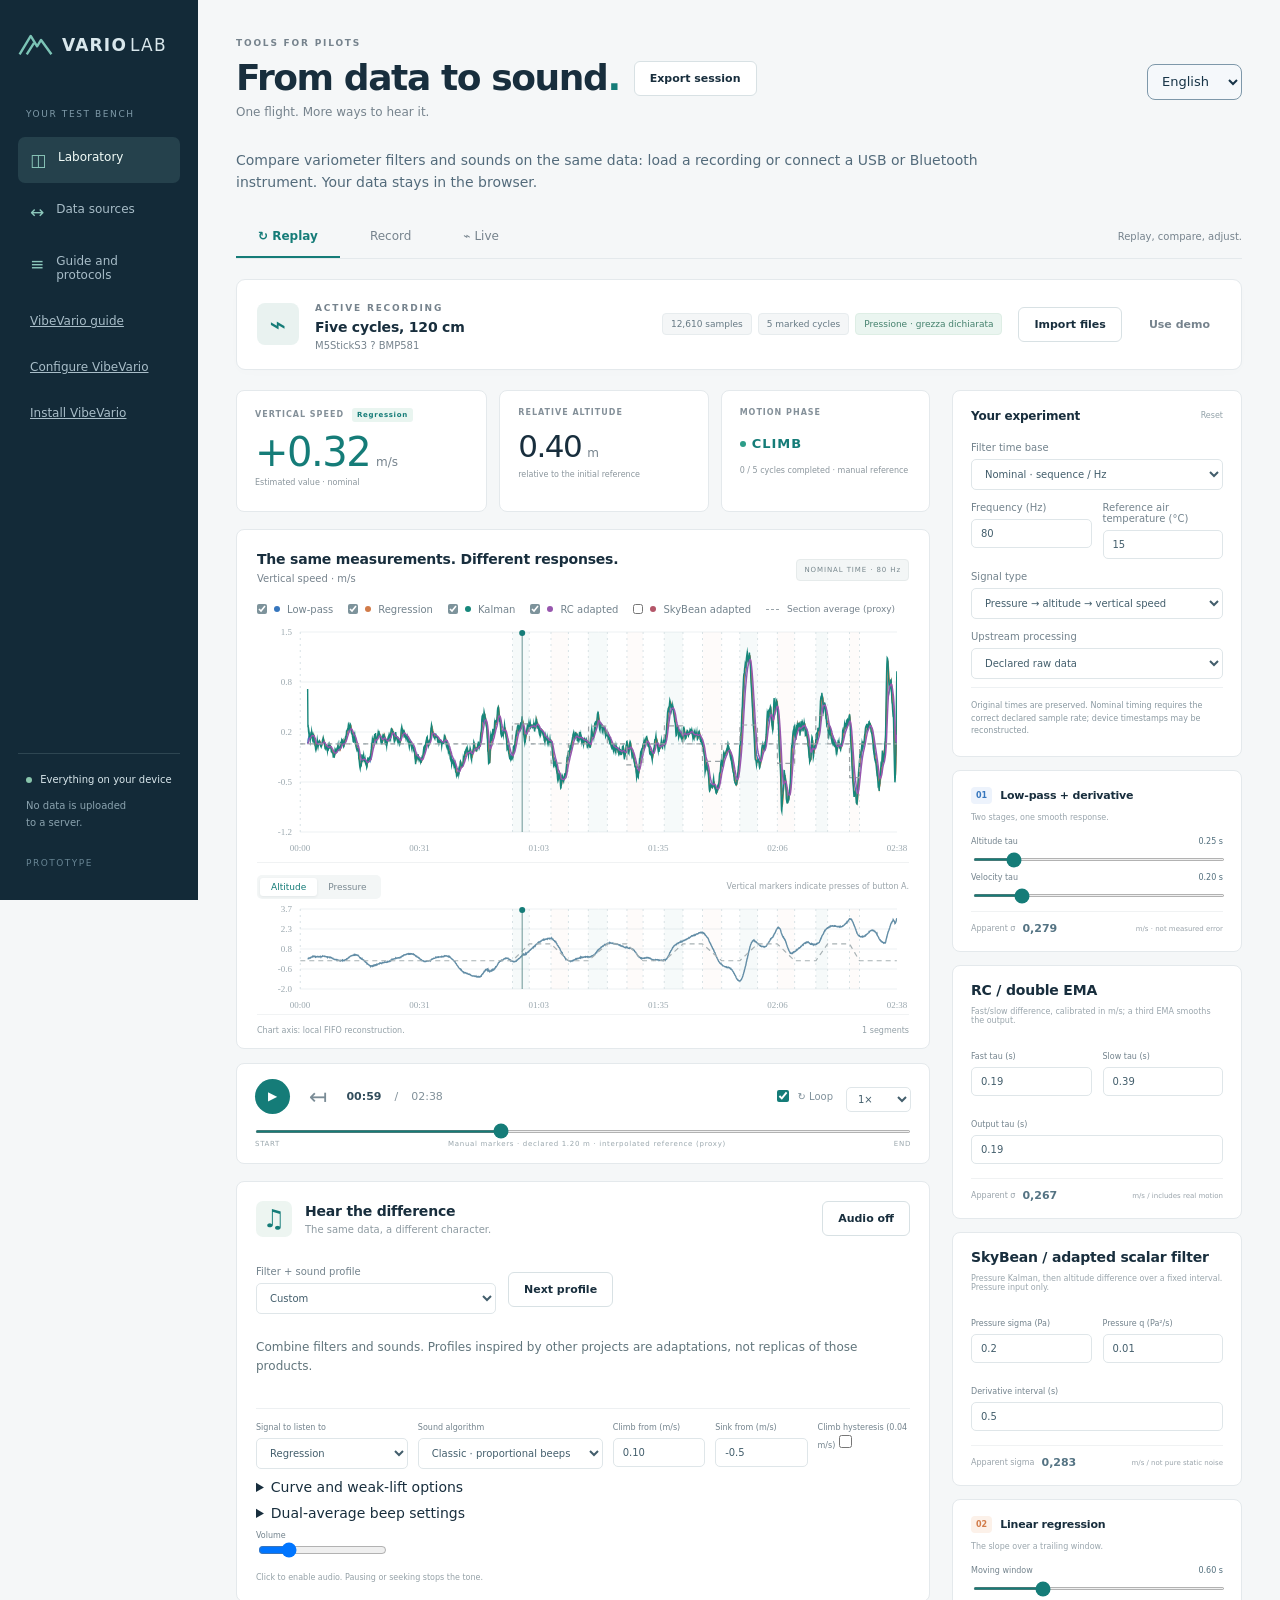
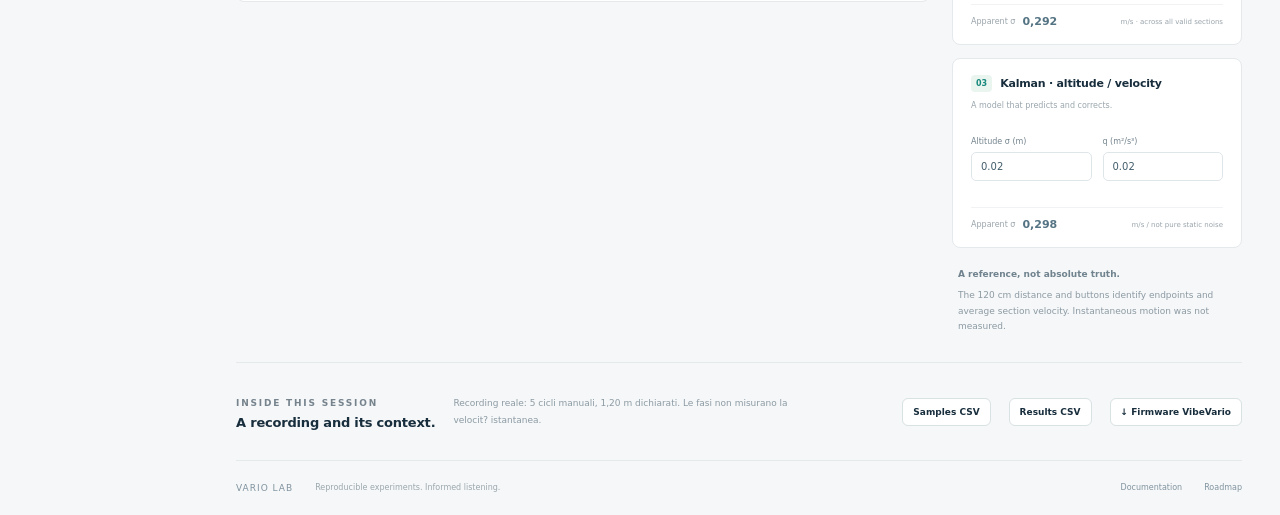
<file: index.html>
<!doctype html>
<html lang="it">
<head><meta charset="utf-8"><meta name="viewport" content="width=device-width, initial-scale=1"><meta name="theme-color" content="#132a38">
<title>Vario Lab — ascolta i tuoi dati</title><link rel="stylesheet" href="style.css">
<script defer src="engine.js"></script><script defer src="data/demo.js"></script><script defer src="app.js"></script><link rel="stylesheet" href="i18n/style.css"><script defer src="i18n/catalog.js"></script><script defer src="i18n/ui.js"></script></head>
<body>
<aside class="rail">
  <a class="brand" href="#"><svg viewBox="0 0 44 32" aria-hidden="true"><path d="M2 28 16 5l8 13 5-8 13 18M11 28l9-14" fill="none" stroke="currentColor" stroke-width="3" stroke-linejoin="round"/></svg><span>VARIO<span class="brand-light">LAB</span></span></a>
  <div class="rail-caption">IL TUO BANCO DI PROVA</div>
  <button class="nav active" data-nav="workbench"><span>◫</span> Laboratorio</button>
  <button class="nav" data-nav="sources"><span>↔</span> Sorgenti dati</button>
  <button class="nav" data-nav="notes"><span>≡</span> Guida e protocolli</button>
  <a class="nav" href="guide/">VibeVario guide / Guida</a>
  <a class="nav" href="config/">Configura StickVario</a>
  <a class="nav" href="install/">Installa StickVario</a>
  <div class="rail-bottom"><span class="local-dot"></span> Tutto sul tuo dispositivo<p>Nessun dato viene caricato<br>su un server.</p><span class="version">PROTOTIPO · v0.1</span></div>
</aside>
<main>
  <header><div><div class="eyebrow">STRUMENTI PER CHI VOLA</div><h1>Dai dati al suono<span>.</span></h1><p>Un solo volo. Più modi di sentirlo.</p></div><button id="export" class="button outline">↗ Esporta sessione</button></header>
  <p class="site-intro">Confronta filtri e suoni del variometro sugli stessi dati: carica una registrazione oppure collega uno strumento USB o Bluetooth. I dati restano nel browser.</p>
  <div class="workspace-tabs" role="tablist" aria-label="Modalità"><button role="tab" aria-selected="true" class="selected" data-mode="replay">↻ Replay</button><button role="tab" aria-selected="false" data-mode="record">● Registra</button><button role="tab" aria-selected="false" data-mode="live">⌁ Live</button><span id="mode-note">Riascolta, confronta, modifica.</span></div>
  <section class="source-card" id="source-section">
    <div class="source-symbol">⌁</div><div class="source-description"><span class="eyebrow">REGISTRAZIONE ATTIVA</span><h2 id="dataset-name">Cinque cicli, 120 cm</h2><div id="dataset-detail">M5StickS3 · BMP581 · dati reali</div></div>
    <div class="source-tags"><span id="count-tag">12.610 campioni</span><span id="quality-tag">5 cicli manuali</span><span id="upstream-tag">Pressione grezza</span></div>
    <button class="button outline" id="import">＋ Importa file</button><input id="files" type="file" accept=".csv,.json,.jsonl,.txt,.nmea,.log" multiple hidden>
    <button class="button quiet" id="demo">Usa demo</button>
  </section>
  <section id="connection-panel" class="connection-panel" hidden>
    <div><strong>Collega uno strumento</strong><p>USB seriale oppure BLE. Il dispositivo resta sotto il tuo controllo.</p></div>
    <label>Baud seriale<select id="baud"><option>115200</option><option>9600</option><option>57600</option></select></label>
    <button class="button outline" id="usb">Collega seriale</button><button class="button outline" id="ble">Collega BLE</button>
    <button class="button outline" id="disconnect" disabled>Scollega</button><button class="button primary" id="record" disabled>● Avvia registrazione</button>
    <div class="connection-status" id="connection-status" role="status">Nessun dispositivo collegato.</div>
    <p class="muted">ESP32: scegli XCTRACK_vario e Collega BLE. HC-05/HC-06: associa in Windows, poi Collega seriale e seleziona la COM Bluetooth. <a href="guide/en/installation.html" target="_blank">Guida e limiti</a>. VARIO: attesi hPa; collegamento confermato dall'utente.</p><details open><summary>BLE e comandi dispositivo</summary><div class="advanced-grid">
      <label>Servizio BLE<select id="ble-profile"><option value="xctrack">XCTRACK_vario ESP32 (XCTRACK_BLE)</option><option value="nus">Nordic UART (NUS)</option><option value="ess">Environmental Sensing: pressione</option><option value="custom">UART personalizzato</option></select></label>
      <label>UUID servizio<input id="ble-service" value="6e400001-b5a3-f393-e0a9-e50e24dcca9e"></label>
      <label>UUID notifiche<input id="ble-characteristic" value="6e400003-b5a3-f393-e0a9-e50e24dcca9e"></label>
      <label>Comando USB (facoltativo)<input id="command" placeholder="Es. ARM per il firmware motion"></label><button class="button outline" id="send-command" disabled>Invia comando</button>
    </div><p>Connessione non equivale a caricamento firmware. Nessun reset o comando viene inviato automaticamente. Le notifiche ESS usano pressione in unità di 0,1 Pa.</p></details>
  </section>
  <div id="notice" class="notice" role="status" hidden></div>
  <div class="workbench">
    <div class="left-column">
      <section class="readouts">
        <article class="readout main-readout"><div class="metric-label">VELOCITÀ VERTICALE <span id="readout-filter">REGRESSIONE</span></div><div class="metric-value" id="speed-value">—<small>m/s</small></div><div id="readout-quality">In attesa di un campione valido</div></article>
        <article class="readout"><div class="metric-label">QUOTA RELATIVA</div><div class="metric-value small" id="height-value">—<small>m</small></div><div>rispetto al riferimento iniziale</div></article>
        <article class="readout phase-readout"><div class="metric-label">FASE DEL MOVIMENTO</div><div id="phase-value" class="phase-pill">BASSO</div><div id="phase-detail">Riferimento manuale · 120 cm</div></article>
      </section>
      <section class="chart-card">
        <div class="card-heading"><div><h2>Le stesse misure. Tre risposte.</h2><p>Velocità verticale · m/s</p></div><span class="badge" id="clock-badge">TEMPO NOMINALE · 80 Hz</span></div>
        <div class="legend"><label><input type="checkbox" data-visible="lp" checked><i class="dot lp"></i> Passa-basso</label><label><input type="checkbox" data-visible="reg" checked><i class="dot reg"></i> Regressione</label><label><input type="checkbox" data-visible="kal" checked><i class="dot kal"></i> Kalman</label><label><input type="checkbox" data-visible="dual" checked><i class="dot dual"></i> RC adattato</label><label hidden><input type="checkbox" data-visible="hybrid"><i class="dot hybrid"></i> MiniVario adattato</label><label><input type="checkbox" data-visible="sky"><i class="dot" style="background:#b45669"></i> SkyBean adattato</label><span><i class="dash"></i> Media di sezione (proxy)</span></div>
        <canvas id="velocity-chart" aria-label="Confronto delle velocità verticali dei tre filtri" role="img"></canvas>
        <div class="secondary-heading"><div class="chart-switch"><button data-channel="height" class="selected">Quota</button><button data-channel="pressure">Pressione</button></div><span id="cursor-note">I marcatori verticali indicano le pressioni del pulsante A.</span></div>
        <canvas id="height-chart" aria-label="Quota relativa o pressione nel tempo" role="img"></canvas>
        <div class="chart-foot"><span id="chart-clock">Asse temporale: ricostruzione locale dei blocchi FIFO.</span><span id="segments">1 segmento</span></div>
      </section>
      <section class="transport" aria-label="Controlli di riproduzione"><div class="transport-controls"><button id="play" class="play" aria-label="Avvia replay">▶</button><button id="restart" class="icon-button" aria-label="Torna all'inizio">↤</button><span id="position">00:00</span><span class="time-divider">/</span><span id="duration">02:38</span><div class="spacer"></div><label class="loop-label"><input type="checkbox" id="loop" checked> ↻ Loop</label><select id="playback-rate" aria-label="Velocità replay"><option value="0.5">0,5×</option><option value="1" selected>1×</option><option value="2">2×</option><option value="4">4×</option></select></div><input id="seek" type="range" min="0" max="1000" step="1" value="0" aria-label="Posizione nella registrazione"><div class="timeline-labels"><span>INIZIO</span><span id="timeline-description">5 salite + 5 discese · escursione dichiarata 1,20 m</span><span>FINE</span></div></section>
      <section class="audio-card"><div class="audio-symbol">♫</div><div class="audio-heading"><h2>Ascolta la differenza</h2><p>Stessi dati, un carattere diverso.</p></div><button id="audio-toggle" class="button outline" aria-pressed="false">Audio disattivato</button><div class="profile-controls"><label>Profilo filtro + suono<select id="lab-profile"><option value="custom">Personalizzato</option><option value="dualmean">Kalman + bip doppia media</option><option value="rc">RC / doppia EMA</option><option value="sky">SkyBean / scalare adattato</option><option value="curves">Kalman + curve sonore</option><option value="pair">Kalman + coppie di toni</option><option value="kal">Kalman barometrico</option><option value="reg">Regressione</option><option value="lp">Passa-basso + derivata</option></select></label><button id="next-profile" class="button outline">Profilo successivo &rarr;</button><p id="profile-description">Filtri e suoni combinabili. I profili dei progetti esterni sono adattamenti, non repliche dei prodotti.</p></div><div class="audio-settings">
        <label>Segnale da ascoltare<select id="audio-source"><option value="reg">Regressione</option><option value="lp">Passa-basso</option><option value="kal">Kalman</option><option value="dual">RC / doppia EMA (adattato)</option><option value="sky">SkyBean / scalare adattato</option><option value="hybrid" hidden disabled>MiniVario / ibrido (adattato)</option><option value="external">Vario ricevuto</option></select></label>
        <label>Algoritmo sonoro<select id="audio-preset"><option value="classic">Classico · bip proporzionali</option><option value="dualmean">Bip doppia media</option><option value="curves">Curve / stile SkyDrop adattato</option><option value="pair">Coppie / stile BiBean adattato</option><option value="soft" hidden disabled>Morbido · isteresi</option><option value="mini" hidden disabled>MiniVario / archivio</option><option value="continuous">Continuo · intonazione</option></select></label>
        <label>Salita da (m/s)<input id="climb-threshold" type="number" min="0" max="5" step="0.05" value="0.10"></label>
        <label>Discesa da (m/s)<input id="sink-threshold" type="number" min="-10" max="0" step="0.1" value="-0.5"></label>
        <label><span>Isteresi salita (0.04 m/s)</span><input id="audio-hysteresis" type="checkbox"></label>
        <details style="grid-column:1/-1"><summary>Opzioni curve e ascendenza debole</summary><div class="audio-settings">        <label>Durata toni / curve<input id="audio-tone-scale" type="number" min="0.2" max="3" step="0.1" value="1"></label>
        <label>Durata pause / curve<input id="audio-pause-scale" type="number" min="0.2" max="3" step="0.1" value="1"></label>
        <label><span>Weak lift / curve e coppie</span><input id="audio-weak" type="checkbox"></label>
</div></details>
        <details style="grid-column:1/-1"><summary>Bip doppia media / regolazioni</summary><div class="audio-settings"><label>Tau media lenta (s)<input id="audio-slow-tau" type="number" min="0.1" max="10" step="0.1" value="1.5"></label><label>Duty tono (%)<input id="audio-dual-duty" type="number" min="10" max="90" step="5" value="50"></label><label>Prima parte del tono (%)<input id="audio-dual-split" type="number" min="10" max="90" step="5" value="50"></label></div><p>Prima parte: stima attuale. Seconda: media lenta. Nessuna pausa fra le due.</p></details>
        <label>Volume<input id="volume" type="range" min="0" max="0.4" step="0.01" value="0.08"></label>
      </div><div class="audio-status" id="audio-status">L'audio parte solo con un tuo clic. Pausa e ricerca interrompono il tono.</div></section>
    </div>
    <aside class="settings-column">
      <section class="settings-card"><div class="card-heading"><h2>Il tuo esperimento</h2><button id="reset-settings" class="text-button">Ripristina</button></div>
        <label>Base temporale dei filtri<select id="time-basis"><option value="nominal">Nominale · sequenza / Hz</option><option value="device">Timestamp dispositivo</option><option value="batch">Ancoraggi locali FIFO</option><option value="receive">Ricezione sul PC</option></select></label>
        <div class="field-pair"><label>Frequenza (Hz)<input id="sample-rate" type="number" min="0.1" max="1000" step="0.1" value="80"></label><label>Aria al riferimento (°C)<input id="temperature" type="number" min="-40" max="50" step="1" value="15"></label></div>
        <label>Tipo di segnale<select id="signal-kind"><option value="pressure">Pressione → quota → vario</option><option value="height">Quota → vario</option><option value="velocity">Velocità verticale ricevuta</option></select></label>
        <label>Elaborazione a monte<select id="upstream"><option value="raw">Dato dichiarato grezzo</option><option value="filtered">Dato già filtrato</option><option value="unknown">Filtraggio sconosciuto</option></select></label>
        <p class="hint" id="clock-hint">I tempi originali restano conservati. La scelta modifica solo l'elaborazione.</p>
      </section>
      <section class="filter-card"><div class="filter-title"><span class="filter-number lp">01</span><h2>Passa-basso + derivata</h2></div><p id="lp-description">Due stadi, una risposta morbida.</p><label>Tau quota <output id="tau-height-output">0,25 s</output><input id="tau-height" type="range" min="0.05" max="1.5" step="0.01" value="0.25"></label><label>Tau velocità <output id="tau-velocity-output">0,20 s</output><input id="tau-velocity" type="range" min="0.03" max="1" step="0.01" value="0.20"></label><div class="filter-stat">σ apparente <strong id="lp-stat">—</strong><small>m/s · non è errore misurato</small></div></section>
      <section class="filter-card" id="dual-card"><h2>RC / doppia EMA</h2><p>Differenza veloce/lenta, calibrata in m/s; terza EMA sull'uscita.</p><div class="field-pair"><label>Tau veloce (s)<input id="dual-fast" type="number" min="0.02" max="2" step="0.01" value="0.19"></label><label>Tau lenta (s)<input id="dual-slow" type="number" min="0.03" max="4" step="0.01" value="0.39"></label></div><label>Tau uscita (s)<input id="dual-output" type="number" min="0.01" max="2" step="0.01" value="0.19"></label><div class="filter-stat">&sigma; apparente <strong id="dual-stat">&mdash;</strong><small>m/s / include il movimento reale</small></div></section>
      <section class="filter-card" id="hybrid-card" hidden><h2>MiniVario / ibrido</h2><p>Derivata &rarr; EMA &rarr; media mobile &rarr; EMA. Adattato a tempi in secondi.</p><div class="field-pair"><label>Tau ingresso (s)<input id="hybrid-input" type="number" min="0.01" max="2" step="0.01" value="0.15654"></label><label>Finestra (s)<input id="hybrid-window" type="number" min="0.05" max="3" step="0.025" value="0.875"></label></div><label>Tau uscita (s)<input id="hybrid-output" type="number" min="0.01" max="2" step="0.01" value="0.35046"></label><div class="filter-stat">&sigma; apparente <strong id="hybrid-stat">&mdash;</strong><small>m/s / non rumore statico puro</small></div></section>
      <section class="filter-card" id="sky-card"><h2>SkyBean / scalare adattato</h2><p>Kalman sulla pressione, poi differenza di quota a distanza fissa. Solo ingresso pressione.</p><div class="field-pair"><label>Sigma pressione (Pa)<input id="sky-sigma" type="number" min="0.01" max="5" step="0.01" value="0.20"></label><label>q pressione (Pa2/s)<input id="sky-q" type="number" min="0.0001" max="10" step="0.001" value="0.01"></label></div><label>Intervallo derivata (s)<input id="sky-window" type="number" min="0.05" max="2" step="0.05" value="0.50"></label><div class="filter-stat">Sigma apparente <strong id="sky-stat">--</strong><small>m/s / non e rumore statico puro</small></div></section>
      <section class="filter-card" id="reg-card"><div class="filter-title"><span class="filter-number reg">02</span><h2>Regressione lineare</h2></div><p>La pendenza di una finestra passata.</p><label>Finestra mobile <output id="reg-window-output">0,60 s</output><input id="reg-window" type="range" min="0.1" max="2" step="0.025" value="0.60"></label><div class="filter-stat">σ apparente <strong id="reg-stat">—</strong><small>m/s · su tutti i tratti validi</small></div></section>
      <section class="filter-card" id="kal-card"><div class="filter-title"><span class="filter-number kal">03</span><h2>Kalman · quota / velocità</h2></div><p>Un modello che predice e corregge.</p><div class="field-pair"><label>σ quota (m)<input id="kal-sigma" type="number" min="0.001" max="2" step="0.005" value="0.020"></label><label>q (m²/s³)<input id="kal-q" type="number" min="0.0001" max="10" step="0.005" value="0.020"></label></div><div class="filter-stat">σ apparente <strong id="kal-stat">—</strong><small>m/s · non rumore statico puro</small></div></section>
      <div class="reference-note"><strong>Un riferimento, non una verità assoluta.</strong><p>120 cm e i pulsanti identificano estremi e velocità media della sezione. Il movimento istantaneo non è stato misurato.</p></div>
    </aside>
  </div>
  <section class="session-notes" id="notes-section"><div><span class="eyebrow">DENTRO QUESTA SESSIONE</span><h2>Una registrazione, tutta la sua storia.</h2></div><p id="session-summary">Pressioni originali, tempi del dispositivo e ricezione PC restano separati. Non confondiamo un dato filtrato con una misura grezza.</p><button class="button outline" id="download-csv">↓ Campioni CSV</button><button class="button outline" id="download-analysis">↓ Risultati CSV</button><button class="button outline" id="download-firmware">↓ Firmware VibeVario</button></section>
  <footer>VARIO LAB <span>Esperimenti riproducibili. Ascolto consapevole.</span><a href="guide/">Documentazione</a><a href="https://github.com/Liuk-ITA/vario-lab/blob/main/ROADMAP.md">Scaletta</a></footer>
</main>
<dialog id="export-dialog"><form method="dialog"><button class="dialog-close" aria-label="Chiudi">×</button></form><span class="eyebrow">PORTA CON TE L'ESPERIMENTO</span><h2>Esporta la sessione</h2><p>Il file JSON conserva dati originali, marcatori e parametri. Puoi ricaricarlo per riprendere il confronto.</p><div class="dialog-actions"><button id="save-session" class="button primary">↓ Sessione JSON</button><button id="save-raw" class="button outline">↓ Flusso originale JSONL</button></div></dialog>
<noscript>Questa app elabora i dati localmente e richiede JavaScript.</noscript>
</body></html>
</file>
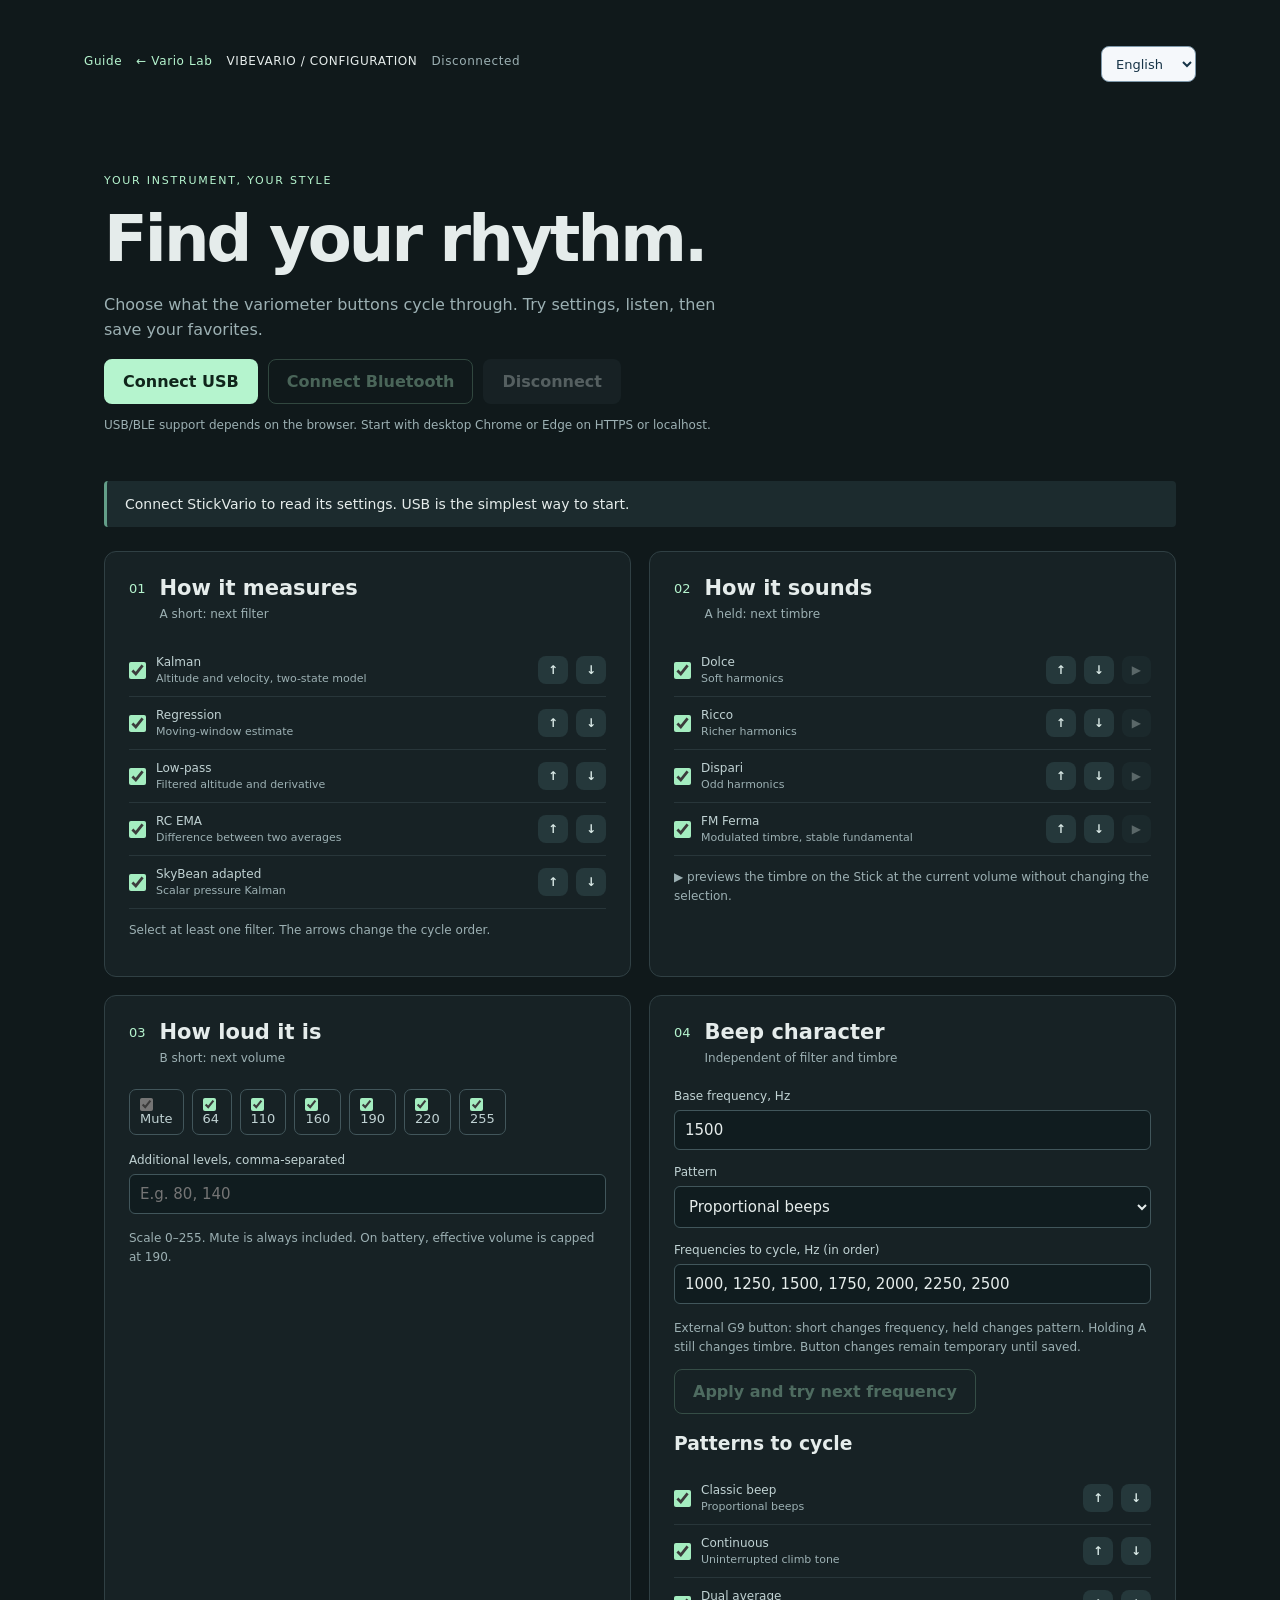
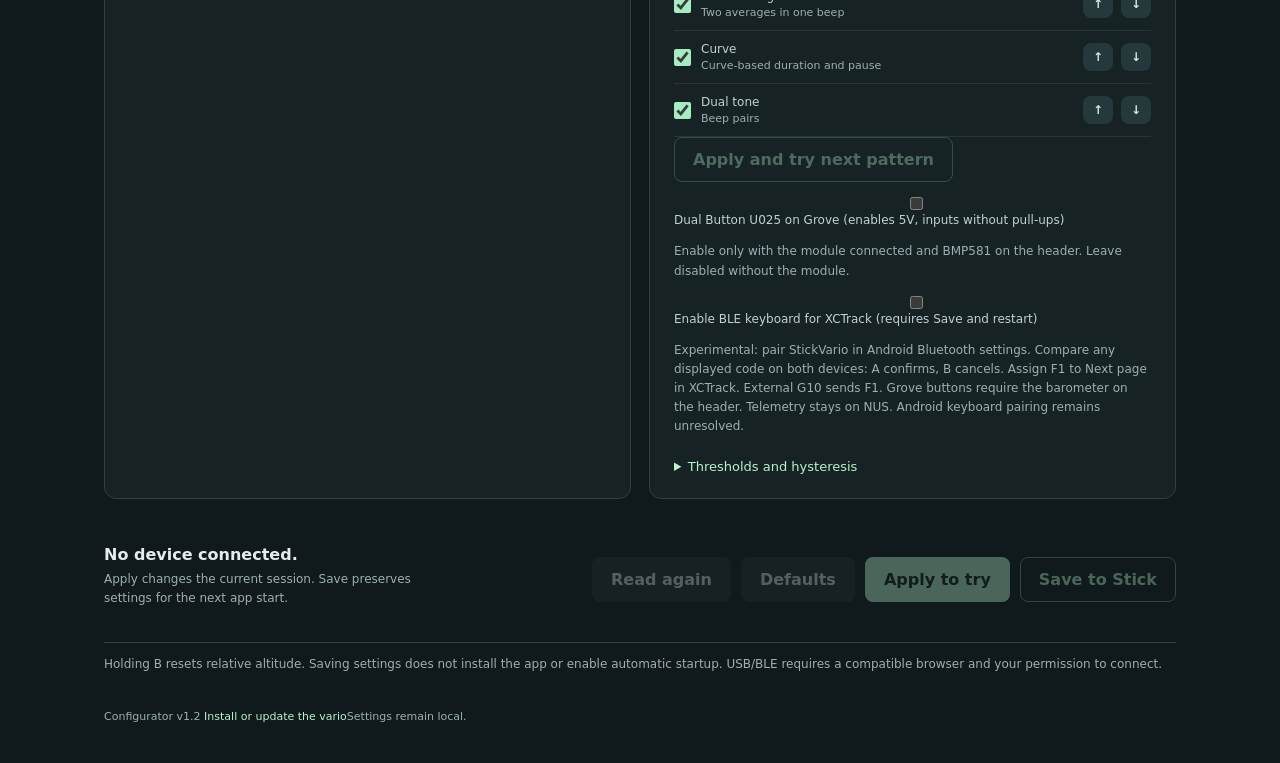
<file: config/index.html>
<!doctype html>
<html lang="it"><head><meta charset="utf-8"><meta name="viewport" content="width=device-width,initial-scale=1"><title>Configura · Stick Vario</title><link rel="stylesheet" href="style.css"><link rel="stylesheet" href="../i18n/style.css"><script defer src="../i18n/catalog.js"></script><script defer src="../i18n/ui.js"></script></head>
<body><header><a href="../guide/">Guide / Guida</a><a href="../">← Vario Lab</a><span>STICK VARIO / CONFIGURAZIONE</span><span id="state" role="status">● Scollegato</span></header>
<main><section class="hero"><p class="eyebrow">IL TUO STRUMENTO, IL TUO STILE</p><h1>Trova il tuo ritmo.</h1><p>Scegli cosa cambiare con i pulsanti del variometro. Prova le impostazioni, ascolta, poi conserva quelle che preferisci.</p><div class="connect"><button id="usb">Collega USB</button><button id="ble" class="secondary">Collega Bluetooth</button><button id="disconnect" class="quiet" disabled>Scollega</button></div><p id="support" class="muted">Collegamento diretto dal browser · nessun account</p><p id="device" class="muted"></p></section>
<div id="notice" role="status" aria-live="polite">Collega StickVario per leggere la sua configurazione. Il cavo USB è il percorso più semplice.</div>
<div class="grid"><section class="card"><div class="heading"><span class="number">01</span><div><h2>Come misura</h2><p>A breve: filtro successivo</p></div></div><div id="filters" class="choices"></div><p class="hint">Seleziona almeno un filtro. Le frecce cambiano l’ordine del ciclo.</p></section>
<section class="card"><div class="heading"><span class="number">02</span><div><h2>Come suona</h2><p>A tenuto: timbro successivo</p></div></div><div id="sounds" class="choices"></div><p class="hint">▶ fa ascoltare il timbro sullo Stick al volume attuale, senza cambiarne la selezione.</p></section>
<section class="card"><div class="heading"><span class="number">03</span><div><h2>Quanto si sente</h2><p>B breve: volume successivo</p></div></div><div id="volumes" class="chips"></div><label>Altri livelli, separati da virgola<input id="custom-volume" placeholder="Es. 80, 140" inputmode="numeric"></label><p class="hint">Scala 0–255. Muto è sempre incluso. A batteria il volume effettivo è limitato a 190.</p></section>
<section class="card"><div class="heading"><span class="number">04</span><div><h2>Il carattere dei beep</h2><p>Indipendente dal filtro e dal timbro</p></div></div><label>Frequenza di base, Hz<input id="base" type="number" min="550" max="2500" step="10"></label><label>Andamento<select id="pattern"><option value="classic">Bip proporzionali</option><option value="continuous">Continuo</option><option value="dualmean">Bip doppia media</option><option value="curves">Curve</option><option value="pair">Coppie di toni</option></select></label><label>Frequenze da ciclare, Hz (in ordine)<input id="base-notes" type="text" placeholder="1000, 1500, 2000, 2500"></label><p class="hint">Pulsante esterno su G9: breve cambia frequenza, lungo cambia andamento. A lungo continua a cambiare timbro. Le modifiche fatte dai pulsanti sono temporanee fino a Salva.</p><button id="cycle-frequency" type="button" class="secondary">Applica e prova frequenza successiva</button><h3>Andamenti da ciclare</h3><div id="patterns" class="choices"></div><button id="cycle-pattern" type="button" class="secondary">Applica e prova andamento successivo</button><label><input id="grove-buttons" type="checkbox"> Dual Button U025 sulla Grove (attiva 5V, ingressi senza pull-up)</label><p class="hint">Abilitare solo con il modulo collegato e BMP581 su header. Senza modulo lasciare disattivato.</p><label><input id="remote-hid" type="checkbox"> Abilita tastiera BLE per XCTrack (richiede Salva e riavvio)</label><p class="hint">Sperimentale: abbina StickVario dalle impostazioni Bluetooth Android. Se compare un codice, confrontalo sul telefono e sullo Stick: A conferma, B annulla. Poi associa F1 a Pagina successiva nelle impostazioni tasti di XCTrack. Il pulsante esterno G10 invia F1. I pulsanti Grove sono attivi solo con barometro su header. I dati del vario restano su NUS.</p><details><summary>Soglie e isteresi</summary><div class="thresholds"><label>Salita: attiva a<input id="climb_on" type="number" step="0.01" min="0.01" max="5"></label><label>Salita: disattiva sotto<input id="climb_off" type="number" step="0.01" min="0" max="4.99"></label><label>Discesa: attiva a<input id="sink_on" type="number" step="0.01" min="-10" max="-0.01"></label><label>Discesa: disattiva sopra<input id="sink_off" type="number" step="0.01" min="-9.99" max="0"></label></div><p class="hint">Valori in m/s. Le due soglie diverse evitano accensioni e spegnimenti ripetuti vicino al limite.</p></details></section></div>
<section class="actions"><div><strong id="changes">Nessun dispositivo collegato</strong><p>Applica modifica solo la sessione. Salva conserva la configurazione per il prossimo avvio dell’app.</p></div><div class="buttons"><button id="read" class="quiet" disabled>Rileggi</button><button id="reset" class="quiet" disabled>Valori iniziali</button><button id="apply" disabled>Applica per provare</button><button id="save" class="secondary" disabled>Salva sullo Stick</button></div></section>
<p class="hint">B tenuto azzera la quota. Salvare le impostazioni non installa l'app e non abilita l'avvio automatico. USB/BLE richiedono un browser compatibile e il consenso alla connessione.</p>
<footer>Configuratore v1.2 ? <a href="../install/">Installa o aggiorna il vario</a>. Le impostazioni restano locali.</footer></main><script type="module" src="app.js?build=1.2.1"></script></body></html>
</file>
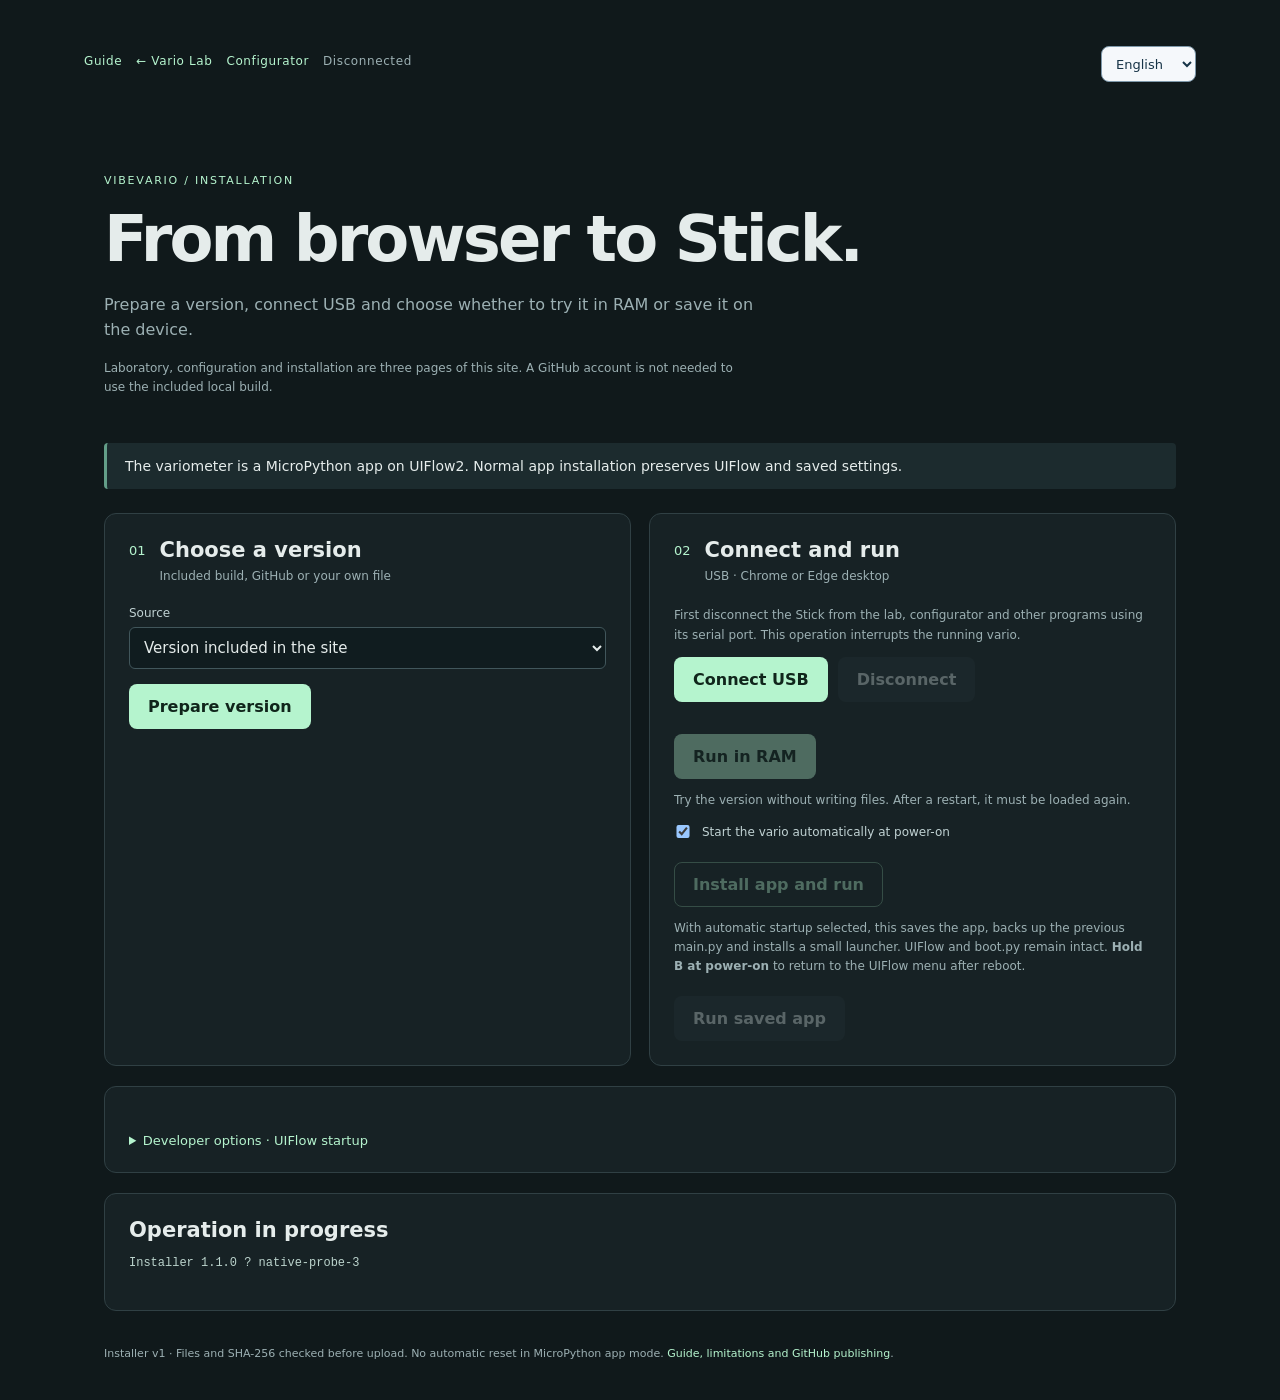
<file: install/index.html>
<!doctype html><html lang="it"><head><meta charset="utf-8"><meta name="viewport" content="width=device-width,initial-scale=1"><title>Installa · Stick Vario</title><link rel="stylesheet" href="../config/style.css"><link rel="stylesheet" href="style.css"><link rel="stylesheet" href="../i18n/style.css"><script defer src="../i18n/catalog.js"></script><script defer src="../i18n/ui.js"></script></head><body>
<header><a href="../guide/">Guide / Guida</a><a href="../">← Vario Lab</a><a href="../config/">Configuratore</a><span id="state" role="status">● Scollegato</span></header>
<main><section class="hero"><p class="eyebrow">STICK VARIO / INSTALLAZIONE</p><h1>Dal browser allo Stick.</h1><p>Prepara una versione, collega il cavo USB e scegli se provarla in RAM o conservarla sul dispositivo.</p><p class="hint">Laboratorio, configurazione e installazione sono tre pagine dello stesso sito. Nessuna repository GitHub è necessaria per provare questa versione locale.</p></section>
<div id="notice" role="status" aria-live="polite">Il programma del vario è un’app MicroPython su UIFlow2. La modalità normale conserva UIFlow e le impostazioni già salvate.</div>
<div class="grid"><section class="card"><div class="heading"><span class="number">01</span><div><h2>Scegli la versione</h2><p>Locale, GitHub oppure un tuo file</p></div></div>
<label>Sorgente<select id="source"><option value="bundled">Versione inclusa nel sito</option><option value="github">Release di una repository GitHub pubblica</option><option value="url">URL del manifest</option><option value="file">File dal computer</option></select></label>
<div id="github-fields" hidden><label>Repository<input id="repo" placeholder="Liuk-ITA/vibevario" autocomplete="off"></label><label>Versione o tag<input id="tag" value="latest" placeholder="latest oppure v0.8.0"></label><p class="hint">Se GitHub impedisce il download nel browser, usa il mirror GitHub Pages oppure scarica i file e selezionali qui.</p></div>
<div id="url-fields" hidden><label>Manifest JSON<input id="manifest-url" type="url" placeholder="https://nome.github.io/firmware/stick-vario.release.json"></label></div>
<div id="file-fields" hidden><label>Bundle .py, oppure manifest e relativi file<input id="files" type="file" multiple accept=".py,.json,.bin"></label><p class="hint">Per i binari di sistema serve un manifest specifico per M5StickS3. Uno ZIP va estratto prima.</p></div>
<button id="prepare">Prepara versione</button><div id="release" class="release" hidden></div><a id="download" hidden>Scarica il file selezionato</a></section>
<section class="card"><div class="heading"><span class="number">02</span><div><h2>Collega e avvia</h2><p>USB · Chrome o Edge desktop</p></div></div><p class="hint">Scollega prima lo Stick dal laboratorio, dal configuratore e dagli altri programmi che usano la stessa porta. Questa operazione interrompe il vario in esecuzione.</p>
<div class="connect"><button id="connect" disabled>Collega USB</button><button id="disconnect" class="quiet" disabled>Scollega</button></div><p id="device" class="hint"></p>
<div id="app-actions"><button id="ram" disabled>Avvia in RAM</button><p class="hint">Prova la versione senza scrivere file. Dopo un riavvio dovrà essere ricaricata.</p><label class="check"><input id="autorun" type="checkbox" checked> Avvia automaticamente il vario all’accensione</label><button id="install" class="secondary" disabled>Installa app e avvia</button><p class="hint">Con avvio automatico selezionato salva l’app, conserva il precedente main.py e installa un piccolo launcher. UIFlow e boot.py restano intatti. <strong>Tieni B all’accensione</strong> per tornare al menu UIFlow al riavvio.</p><button id="run-installed" class="quiet" disabled>Avvia app già salvata</button></div>
<div id="flash-actions" hidden><p class="warning">Immagine di sistema ESP32-S3: può sostituire UIFlow e cancellare applicazioni e configurazioni. Serve un’immagine completa preparata per questo Stick, non il nostro script .py.</p><label class="check"><input type="checkbox" id="flash-confirm"> Voglio usare il flasher del firmware di sistema</label><button id="flash-prepare" disabled>Verifica binari e prepara flasher</button><div id="flash-mount"></div><p class="hint">Il flasher ESP Web Tools si carica solo su richiesta. Non viene avviato durante le prove dell’app MicroPython.</p></div>
<progress id="progress" max="1" value="0" hidden></progress></section></div>
<section class="card logs"><details><summary>Opzioni sviluppatore · avvio UIFlow</summary><p class="hint">Richiedono una connessione USB all’installer e interrompono il vario attivo. Queste sono le tre opzioni verificate nel sorgente UIFlow; nessuna password di rete viene letta.</p><pre id="boot-state">Collega lo Stick per leggere le impostazioni.</pre><div class="connect"><button id="boot-read" class="quiet" disabled>Leggi avvio</button><button id="boot-enable" class="secondary" disabled>Abilita avvio automatico vario</button><button id="boot-restore" class="quiet" disabled>Ripristina avvio precedente</button></div><label>Comportamento UIFlow all’accensione<select id="boot-mode"><option value="0">0 · Esegui main.py direttamente</option><option value="1">1 · Menu UIFlow e configurazione rete</option><option value="2">2 · Solo connessione rete, poi main.py</option></select></label><button id="boot-apply" class="quiet" disabled>Salva modalità di avvio</button><p class="hint">Le modifiche di modalità valgono dal prossimo riavvio. Ripristina rimette il main.py e l’opzione originali, senza cancellare l’app del vario o le sue impostazioni.</p></details></section>
<section class="card logs"><h2>Operazione in corso</h2><pre id="log" aria-live="polite">Nessuna operazione avviata.</pre></section><footer>Installer v1 · File e SHA-256 verificati prima dell’upload. Nessun reset automatico nella modalità app MicroPython. <a href="../guide/en/installation.html">Guida, limiti e pubblicazione su GitHub</a>.</footer></main><script type="module" src="app.js?build=1.1.0"></script></body></html>
</file>
<file: style.css>
:root{--ink:#182e3d;--muted:#76838d;--line:#e4e9ec;--paper:#f5f7f8;--teal:#157c78;--lp:#3676bd;--reg:#d17b49;--kal:#16877b;font-family:Inter,"Segoe UI",system-ui,sans-serif;color:var(--ink);background:var(--paper);font-size:14px}*{box-sizing:border-box}body{margin:0}button,input,select{font:inherit}button{cursor:pointer}button:disabled{cursor:not-allowed;opacity:.4}button,a,input,select{outline-offset:4px}a{color:inherit}button{transition:background .15s,transform .15s}button:hover:not(:disabled){filter:brightness(.97)}button:active:not(:disabled){transform:translateY(1px)}.rail{position:fixed;inset:0 auto 0 0;width:198px;background:#132a38;color:#d9e7ec;padding:32px 18px;display:flex;flex-direction:column;z-index:2}.brand{text-decoration:none;display:flex;align-items:center;gap:9px;font-weight:800;letter-spacing:1.2px;font-size:17px}.brand svg{width:35px;color:#7bc4b6}.brand-light{font-weight:350;margin-left:3px}.rail-caption{font-size:9px;letter-spacing:1.6px;color:#7f9aa8;margin:52px 8px 15px}.nav{border:0;background:transparent;color:#a8bdc8;text-align:left;border-radius:7px;padding:13px 12px;margin:3px 0;display:flex;gap:12px;font-size:12px}.nav.active{background:#25414c;color:#f2fcf8}.nav span{font-size:17px;color:#8dc8bc}.rail-bottom{margin-top:auto;padding:20px 8px 0;border-top:1px solid #2e4652;font-size:10px}.local-dot{display:inline-block;width:6px;height:6px;background:#89c5ac;border-radius:50%;margin-right:5px}.rail-bottom p{color:#8aa2ae;font-size:10px;line-height:1.7;margin:12px 0 26px}.version{color:#688594;font-size:9px;letter-spacing:1.5px}main{margin-left:198px;padding:38px 38px 0;max-width:1790px}header{display:flex;align-items:center;justify-content:space-between;margin-bottom:30px}.eyebrow{font-size:9px;letter-spacing:1.8px;font-weight:700;color:var(--muted)}h1{font-size:36px;letter-spacing:-1.4px;font-weight:650;margin:9px 0 7px}h1 span{color:var(--teal)}header p{color:var(--muted);margin:0;font-size:12px}h2{margin:0;font-size:14px;font-weight:650;letter-spacing:-.2px}.button{border-radius:6px;padding:10px 15px;white-space:nowrap;border:1px solid transparent;font-size:11px;font-weight:600;background:white;color:var(--ink)}.outline{border-color:#d8e1e4}.primary{background:var(--teal);color:white}.quiet{background:transparent;color:var(--muted);padding:10px}.workspace-tabs{display:flex;align-items:center;border-bottom:1px solid var(--line);gap:8px;margin-bottom:20px}.workspace-tabs button{padding:13px 22px;background:transparent;border:0;border-bottom:2px solid transparent;color:var(--muted);font-size:12px}.workspace-tabs button.selected{color:var(--teal);border-bottom-color:var(--teal);font-weight:650}.workspace-tabs span{margin-left:auto;color:var(--muted);font-size:10px}.source-card{display:flex;align-items:center;gap:16px;background:white;border:1px solid var(--line);border-radius:9px;padding:18px 20px;margin-bottom:20px;box-shadow:0 3px 12px #1a374603}.source-symbol{width:42px;height:42px;background:#e9f2f0;color:var(--teal);display:grid;place-items:center;font-size:28px;border-radius:8px}.source-description{min-width:190px}.source-description h2{font-size:14px;margin:5px 0}.source-description>div{font-size:10px;color:var(--muted)}.source-tags{display:flex;flex-wrap:wrap;gap:6px;margin-left:auto}.source-tags span{font-size:9px;background:#f4f6f7;color:#667984;border:1px solid #e7ecee;padding:5px 8px;border-radius:4px}.source-tags span:last-child{background:#eaf5f0;color:#45816d;border-color:#deeee5}.workbench{display:grid;grid-template-columns:minmax(0,1fr) 290px;gap:22px}.left-column{min-width:0}.readouts{display:grid;grid-template-columns:1.2fr 1fr 1fr;gap:12px;margin-bottom:17px}.readout{border:1px solid var(--line);border-radius:8px;padding:17px 18px;background:white;min-height:122px}.metric-label{font-size:8px;letter-spacing:1px;color:#849099;font-weight:650;display:flex;align-items:center;gap:8px}.metric-label span{font-size:7px;color:var(--teal);background:#e9f5f0;letter-spacing:.7px;padding:3px 5px;border-radius:3px}.metric-value{font-family:"Segoe UI",system-ui,sans-serif;font-size:40px;font-weight:500;letter-spacing:-1.5px;color:var(--teal);font-variant-numeric:tabular-nums;margin-top:4px;line-height:1.3}.metric-value small{font-size:12px;letter-spacing:0;font-weight:400;color:var(--muted);margin-left:6px}.metric-value.small{font-size:31px;color:var(--ink);margin:9px 0 4px}.readout>div:last-child{font-size:8px;color:#8b969d}.phase-pill{display:inline-block;color:#6b7c88;font-size:13px;font-weight:600;letter-spacing:1px;margin:19px 0 15px;padding-left:12px;position:relative}.phase-pill:before{content:"";position:absolute;left:0;top:5px;width:6px;height:6px;border-radius:50%;background:#9baab4}.phase-pill.moving{color:var(--teal)}.phase-pill.moving:before{background:#2c9d88}.chart-card,.transport,.audio-card,.settings-card,.filter-card{background:white;border:1px solid var(--line);border-radius:8px}.chart-card{padding:21px 20px 13px}.card-heading{display:flex;align-items:center;justify-content:space-between;gap:10px}.card-heading p{font-size:10px;color:var(--muted);margin:6px 0}.badge{font-size:7px;letter-spacing:.9px;background:#f3f6f6;border:1px solid #e6ebeb;border-radius:4px;padding:6px 7px;color:#77878d;white-space:nowrap}.legend{display:flex;gap:15px;align-items:center;flex-wrap:wrap;font-size:9px;color:var(--muted);margin:14px 0 7px}.legend label{display:flex;gap:5px;align-items:center;cursor:pointer}.legend input{width:10px;height:10px;accent-color:#7d939b;margin:0 2px 0 0}.dot{display:inline-block;width:6px;height:6px;border-radius:50%;margin-right:2px}.dot.lp{background:var(--lp)}.dot.reg{background:var(--reg)}.dot.kal{background:var(--kal)}.dash{display:inline-block;width:13px;border-top:1px dashed #9aa4aa;margin-right:5px;vertical-align:middle}canvas{width:100%;display:block;height:235px;touch-action:none}#height-chart{height:115px}.secondary-heading{border-top:1px solid #f0f2f3;padding-top:12px;margin-top:5px;display:flex;align-items:center;justify-content:space-between}.chart-switch{display:flex;background:#f3f6f6;border-radius:5px;padding:3px}.chart-switch button{font-size:9px;border:0;border-radius:3px;background:transparent;color:#7b8a92;padding:4px 11px}.chart-switch button.selected{background:white;box-shadow:0 1px 3px #132a3812;color:var(--teal)}#cursor-note{color:#9aa4aa;font-size:8px;text-align:right;max-width:55%}.chart-foot{font-size:8px;color:#93a0a7;display:flex;justify-content:space-between;gap:20px;border-top:1px solid #f1f3f4;padding-top:11px}.transport{margin-top:14px;padding:15px 18px}.transport-controls{display:flex;align-items:center;gap:13px}.play{background:var(--teal);color:white;width:35px;height:35px;border:0;border-radius:50%;font-size:12px}.icon-button{border:0;background:transparent;font-size:22px;color:#7a8c96}.transport span{font-size:11px;color:#82919a;font-variant-numeric:tabular-nums}.transport #position{font-weight:650;color:#324d5c}.time-divider{color:#c0c9ce}.spacer{flex:1}.loop-label{font-size:10px;color:#80919b;display:flex;align-items:center;gap:5px}.loop-label input{accent-color:var(--teal);width:12px;height:12px}.transport select{width:65px;padding:5px 7px;font-size:10px}.transport>input{margin:16px 0 7px;width:100%;accent-color:var(--teal);height:3px}.timeline-labels{display:flex;justify-content:space-between;font-size:7px;letter-spacing:.7px}.timeline-labels span{font-size:7px;color:#9aa7ad}.audio-card{margin-top:17px;padding:19px;display:flex;flex-wrap:wrap;align-items:center;gap:13px}.audio-symbol{color:var(--teal);font-size:25px;background:#edf5f1;border-radius:7px;width:36px;height:36px;display:grid;place-items:center}.audio-heading{flex:1}.audio-heading p{font-size:10px;color:#8d9aa1;margin:5px 0 0}.audio-settings{width:100%;display:grid;grid-template-columns:1.15fr 1.4fr .7fr .7fr .7fr;gap:10px;margin-top:7px;padding-top:14px;border-top:1px solid #edf0f2}.audio-settings label{font-size:8px}.audio-settings select,.audio-settings input{font-size:10px}.audio-status{font-size:8px;color:#95a1a7}.settings-column{display:flex;flex-direction:column;gap:13px}.settings-card{padding:18px}.settings-card h2{font-size:12px}.text-button{font-size:8px;color:#94a3aa;background:transparent;border:0;padding:0}.settings-card>.card-heading{margin-bottom:19px}label{font-size:10px;color:#73838d;display:block}select,input[type=number],input:not([type]){display:block;border:1px solid #dfe6e9;border-radius:5px;color:#435e6c;background:#fff;padding:8px 9px;font-size:10px;width:100%;min-width:0;margin-top:6px}select{cursor:pointer}.field-pair{display:grid;grid-template-columns:1fr 1fr;gap:11px}.settings-card label{margin-top:12px}.hint{font-size:8px;line-height:1.6;color:#8b9aa2;border-top:1px solid #eef1f3;padding-top:12px;margin-bottom:0}.filter-card{padding:16px 18px}.filter-title{display:flex;gap:8px;align-items:center}.filter-title h2{font-size:11px}.filter-number{font-size:8px;font-weight:650;border-radius:4px;padding:4px 5px}.filter-number.lp{background:#edf3fc;color:var(--lp)}.filter-number.reg{background:#fcf1e9;color:var(--reg)}.filter-number.kal{background:#eaf5f0;color:var(--kal)}.filter-card>p{font-size:8px;color:#9aa6ad;margin:9px 0 15px}.filter-card label{font-size:8px;margin:12px 0}.filter-card output{float:right;color:#516e7c}.filter-card input[type=range]{display:block;width:100%;accent-color:var(--teal);height:3px;margin-top:12px}.filter-stat{display:flex;align-items:center;gap:7px;font-size:8px;color:#9aa4ab;border-top:1px solid #f0f2f3;padding-top:10px;margin-top:14px}.filter-stat strong{color:#547383;font-weight:600;font-size:11px}.filter-stat small{font-size:7px;margin-left:auto}.reference-note{padding:6px 6px 0;color:#8c9aa3;font-size:9px;line-height:1.7}.reference-note strong{font-size:9px;color:#70838e;font-weight:600}.reference-note p{margin:6px 0}.session-notes{display:flex;align-items:center;gap:18px;padding:23px 0;margin-top:22px;border-top:1px solid var(--line)}.session-notes h2{margin-top:6px;font-size:13px}.session-notes>p{font-size:9px;line-height:1.8;color:#8c9aa3;max-width:370px;margin-right:auto}.session-notes .button{font-size:9px;padding:8px 10px}footer{display:flex;align-items:center;gap:22px;border-top:1px solid var(--line);font-size:9px;color:#80939f;padding:22px 0;letter-spacing:1px}footer span{margin-right:auto;font-size:8px;letter-spacing:0;color:#9aa7ad}footer a{font-size:8px;letter-spacing:0;text-decoration:none}.notice{background:#fff5df;border:1px solid #f0dfb6;color:#8c6b30;border-radius:6px;padding:11px 15px;font-size:11px;margin:0 0 18px;line-height:1.6}.notice.error{background:#fff0eb;border-color:#efd6cb;color:#a34c34}.connection-panel{background:#edf4f2;border:1px solid #d7e7e0;padding:18px;border-radius:8px;margin-bottom:18px;display:flex;align-items:center;gap:12px;flex-wrap:wrap}.connection-panel[hidden]{display:none}.connection-panel>div:first-child{margin-right:auto}.connection-panel p{font-size:10px;color:#7c9393;line-height:1.7}.connection-panel strong{font-size:12px}.connection-panel label{font-size:9px;max-width:170px}.connection-status{width:100%;font-size:10px;color:#67847e}.connection-panel details{width:100%;font-size:10px;border-top:1px solid #d9e5e0;padding-top:12px}.connection-panel summary{cursor:pointer}.advanced-grid{display:grid;grid-template-columns:1fr 1fr 1fr;gap:12px;padding:12px 0}.advanced-grid label{max-width:none}.advanced-grid input{font-size:9px}.disabled-card{opacity:.45}.button.audio-on{background:#e8f5ef;border-color:#b7dace;color:var(--teal)}dialog{border:1px solid var(--line);border-radius:13px;padding:32px;max-width:440px;color:var(--ink);box-shadow:0 20px 80px #132a3830}dialog::backdrop{background:#10293466}dialog h2{font-size:23px;margin:12px 0}dialog p{font-size:12px;color:#7b8f9c;line-height:1.8}.dialog-close{float:right;background:transparent;border:0;font-size:24px;color:#91a1a9;line-height:0}.dialog-actions{display:flex;gap:10px;margin-top:25px}[hidden]{display:none!important}
@media(min-width:1600px){main{padding:45px 55px 0}.workbench{grid-template-columns:minmax(0,1fr) 320px}.readout{min-height:135px}canvas{height:275px}#height-chart{height:135px}}
@media(max-width:1200px){main{padding:28px 23px 0;margin-left:168px}.rail{width:168px;padding:27px 13px}.brand{font-size:15px}.source-tags{display:none}.workbench{grid-template-columns:minmax(0,1fr) 255px;gap:15px}.readout{padding:14px 11px}.metric-value{font-size:34px}.audio-settings{grid-template-columns:1fr 1fr 1fr}.session-notes{flex-wrap:wrap}.session-notes p{max-width:100%}.metric-label span{display:none}}
@media(max-width:950px){.workbench{grid-template-columns:1fr}.settings-column{display:grid;grid-template-columns:1fr 1fr}.settings-card{grid-row:span 2}.reference-note{grid-column:1/-1}header h1{font-size:31px}.workspace-tabs span{display:none}.readout{padding:17px}.source-card{flex-wrap:wrap}.source-description{flex:1}.source-card .button{font-size:10px}.source-symbol{display:none}}
@media(max-width:640px){.rail{position:static;width:100%;height:65px;padding:15px 19px;flex-direction:row;align-items:center}.rail-caption,.rail-bottom,.nav{display:none}.brand{font-size:16px}main{margin:0;padding:24px 15px 0}header{gap:10px}h1{font-size:28px!important}header>.button{font-size:9px;padding:9px}.eyebrow{font-size:8px}.source-card{padding:15px;gap:8px}.source-description{min-width:100%;margin-bottom:6px}.source-card .quiet{margin-left:auto}.readouts{gap:7px;grid-template-columns:1fr 1fr}.main-readout{grid-column:span 2}.main-readout .metric-label span{display:inline}.main-readout .metric-value{font-size:40px}.readout{min-height:100px}.chart-card{padding:17px 11px 12px}.card-heading h2{font-size:12px}.badge{font-size:6px}.legend{font-size:8px;gap:10px}canvas{height:220px}.chart-foot{font-size:7px}.settings-column{grid-template-columns:1fr}.settings-card{grid-row:auto}.reference-note{grid-column:auto}.audio-settings{grid-template-columns:1fr 1fr}.audio-card{padding:15px}.audio-heading h2{font-size:13px}.audio-card>.button{font-size:9px}.audio-status{line-height:1.7}.advanced-grid{grid-template-columns:1fr}.session-notes{gap:9px}.session-notes>div,.session-notes>p{width:100%}.session-notes .button{flex:1}footer{gap:13px}footer span{max-width:145px;line-height:1.7}.transport-controls{gap:8px}.loop-label{font-size:9px}.transport{padding:13px}.timeline-labels span{font-size:6px}#cursor-note{display:none}dialog{max-width:calc(100vw - 30px);padding:23px}}

.profile-controls{grid-column:1/-1;display:flex;flex-wrap:wrap;align-items:center;gap:12px;margin-top:16px}.profile-controls label{min-width:240px}.profile-controls p{flex-basis:100%;color:#61757c;font-size:12px;line-height:1.6}.dot.dual{background:#9756ae}.dot.hybrid{background:#a49434}
</file>
<file: i18n/style.css>
.language-picker{margin-left:auto;flex-shrink:0;font:13px system-ui,sans-serif}
.language-picker select{min-width:95px;min-height:36px;border:1px solid #7e98aa;border-radius:8px;padding:6px 10px;background:#f5f8fb;color:#173447;font:inherit;cursor:pointer}
header{gap:14px}
.site-intro{max-width:84ch;color:#536b7b;font-size:14px;line-height:1.6;margin:0 0 22px}
@media(max-width:650px){header{flex-wrap:wrap}.language-picker{align-self:flex-start}}
</file>
<file: config/style.css>
:root{font-family:Inter,system-ui,sans-serif;color:#e5eceb;background:#10191b;color-scheme:dark;--line:#304044;--mint:#b5f4ce;--muted:#9cb0b3}*{box-sizing:border-box}body{margin:0}header{max-width:1160px;margin:auto;padding:24px;display:flex;gap:20px;justify-content:space-between;align-items:center;font-size:12px;letter-spacing:.05em}a{color:var(--mint);text-decoration:none}#state{color:var(--muted)}main{max-width:1120px;margin:auto;padding:20px 24px 40px}.hero{max-width:780px;padding:20px 0 22px}.eyebrow{color:var(--mint);letter-spacing:.16em;font-size:11px}h1{font-size:clamp(38px,6vw,64px);font-weight:600;letter-spacing:-.045em;margin:12px 0}p{line-height:1.6}.hero>p:not(.eyebrow){max-width:650px;color:var(--muted)}button{font:inherit;border:1px solid transparent;background:var(--mint);color:#10251b;padding:12px 18px;border-radius:8px;cursor:pointer;font-weight:600}button:hover:enabled{filter:brightness(1.08)}button:disabled{opacity:.35;cursor:default}.secondary{background:transparent;color:var(--mint);border-color:#6e9d83}.quiet{background:#243237;color:#d5e1e1}.connect,.buttons{display:flex;gap:10px;flex-wrap:wrap}.muted,.hint{font-size:12px;color:var(--muted)}#notice{background:#1c2b2e;border-left:3px solid #639e88;padding:15px 18px;border-radius:4px;margin:12px 0 24px;font-size:14px}#notice.error{border-color:#f59b82;color:#ffd2c5}.grid{display:grid;grid-template-columns:1fr 1fr;gap:18px}.card{border:1px solid var(--line);border-radius:12px;background:#172225;padding:24px}.heading{display:flex;align-items:flex-start;gap:14px;margin-bottom:20px}.number{font-size:13px;color:var(--mint);padding-top:5px}h2{font-size:21px;margin:0;font-weight:550}.heading p{margin:5px 0 0;font-size:12px;color:var(--muted)}.choice{display:flex;align-items:center;gap:8px;padding:11px 0;border-bottom:1px solid #28363a}.choice label{flex:1;display:flex;align-items:center;gap:10px;margin:0}.choice input{width:17px;height:17px;accent-color:#a4edc0}.choice button{padding:6px 9px;background:#25383b;color:#d8e8e5;font-size:12px}.choice small{display:block;color:var(--muted);font-size:11px;margin-top:3px}.chips{display:flex;gap:8px;flex-wrap:wrap;margin-bottom:18px}.chips label{margin:0;border:1px solid #42565b;border-radius:7px;padding:8px 10px;font-size:13px}.chips input{accent-color:#a4edc0;width:auto;margin:0 5px 0 0}label{display:block;font-size:12px;color:#c0d2d3;margin:15px 0}input,select{display:block;margin-top:7px;width:100%;padding:10px;border:1px solid #41565b;border-radius:6px;background:#101c1f;color:#e5eceb;font:inherit;font-size:15px}.thresholds{display:grid;grid-template-columns:1fr 1fr;gap:0 14px}details{margin-top:22px}summary{font-size:13px;cursor:pointer;color:var(--mint)}.actions{display:flex;align-items:center;justify-content:space-between;gap:20px;padding:28px 0;margin-top:18px;border-bottom:1px solid var(--line)}.actions p{font-size:12px;color:var(--muted);max-width:350px;margin:6px 0}footer{margin-top:36px;font-size:11px;color:var(--muted)}:focus-visible{outline:2px solid #b5f4ce;outline-offset:4px}@media(max-width:760px){header>span:nth-child(2){display:none}.grid{grid-template-columns:1fr}.actions{align-items:flex-start;flex-direction:column}.card{padding:19px}main{padding:10px 16px}.buttons button{flex:1}}

.choice label,.choice label span{min-width:0}.choice input{margin:0;flex-shrink:0}.choice button{flex-shrink:0}.choice small{overflow-wrap:anywhere}
</file>
<file: install/style.css>
.release{margin:18px 0;padding:14px;background:#102326;border:1px solid #365650;border-radius:8px;white-space:pre-line;font-size:13px;line-height:1.8;overflow-wrap:anywhere}.warning{color:#ffd2b5;background:#3b2a21;padding:14px;border-radius:8px}.check{display:flex;align-items:flex-start;gap:10px}.check input{width:18px;flex-shrink:0;margin:0}#app-actions{margin-top:24px}#app-actions>button{margin-top:8px}progress{width:100%;margin-top:20px;accent-color:#b5f4ce}.logs{margin-top:20px}pre{font:12px/1.6 ui-monospace,monospace;white-space:pre-wrap;overflow-wrap:anywhere;max-height:260px;overflow:auto;color:#bbd3cc}code{font-size:12px}#download{font-size:13px;text-decoration:underline}esp-web-install-button{display:block;margin-top:18px}
</file>
